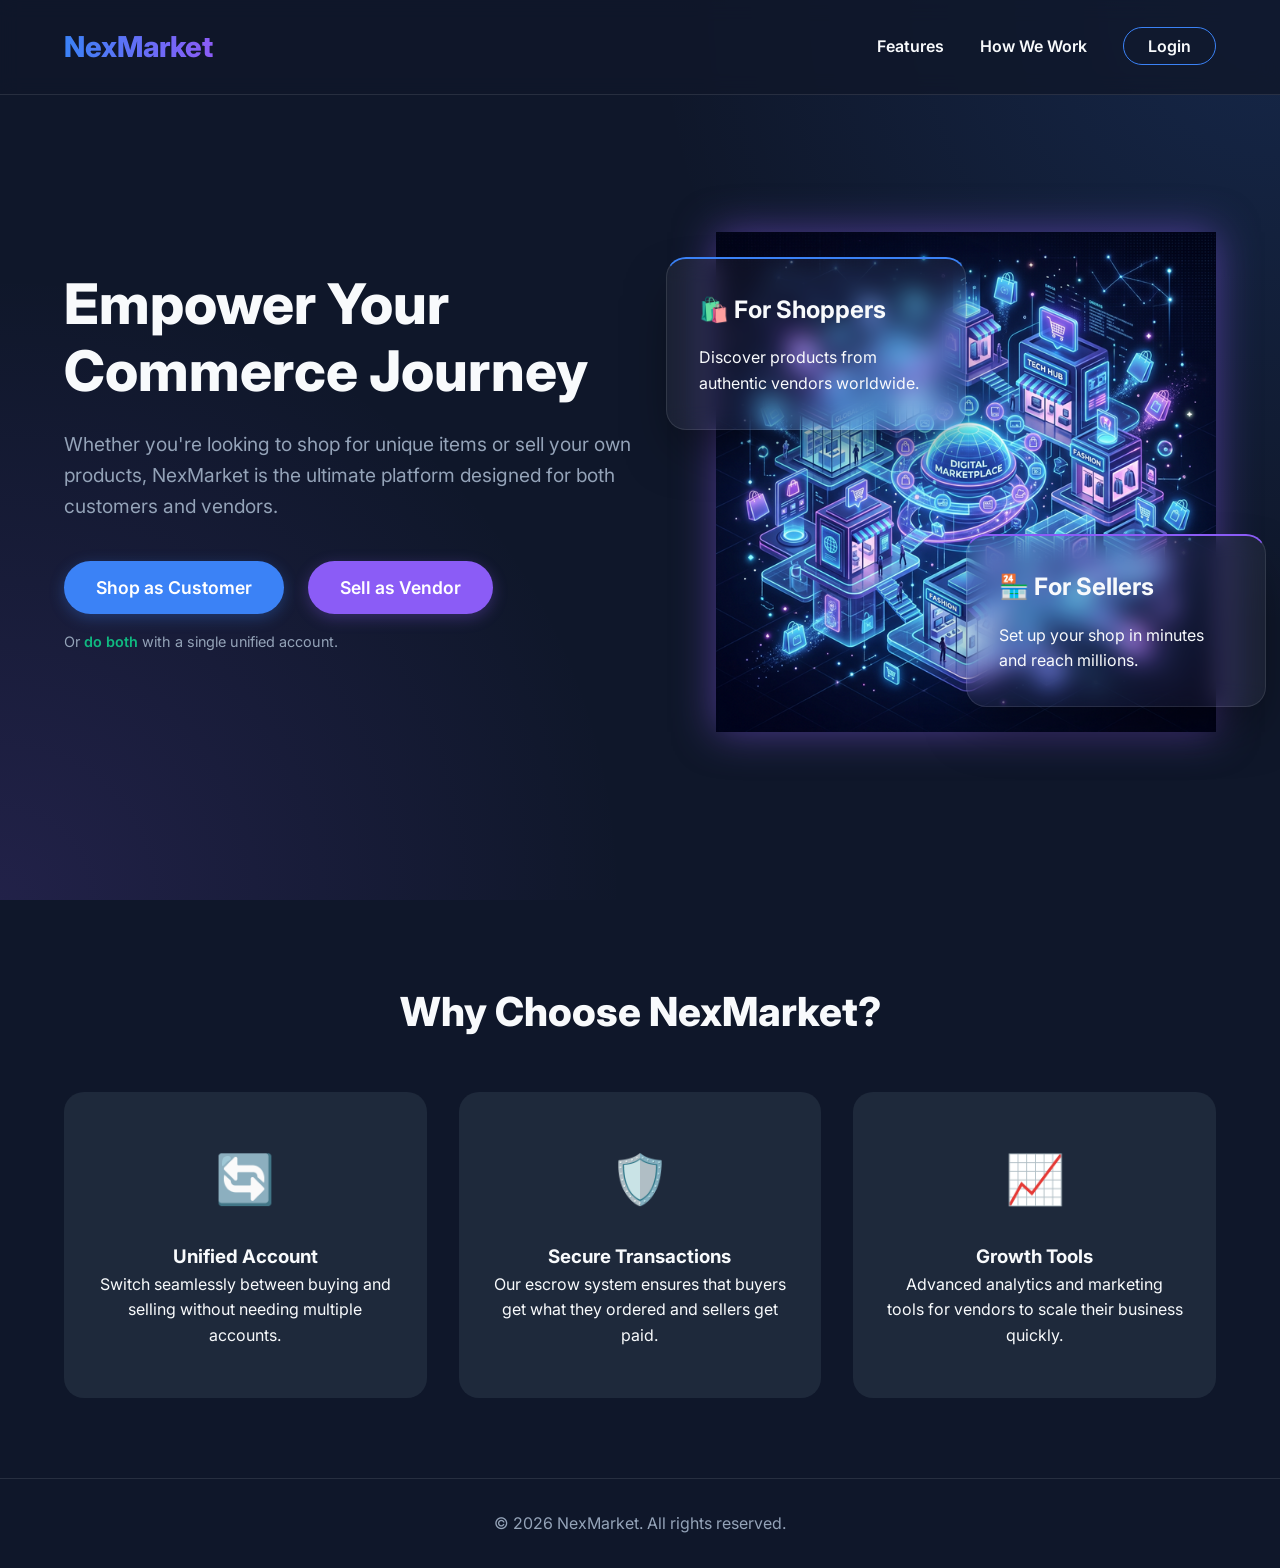
<file: index.html>
<!DOCTYPE html>
<html lang="en">

<head>
    <meta charset="UTF-8">
    <meta name="viewport" content="width=device-width, initial-scale=1.0">
    <title>NexMarket | Dual-Role Marketplace</title>
    <link rel="stylesheet" href="style.css">
    <link href="https://fonts.googleapis.com/css2?family=Inter:wght@300;400;600;800&display=swap" rel="stylesheet">
</head>

<body>
    <nav class="navbar">
        <div class="logo">NexMarket</div>
        <div class="nav-links">
            <a href="#features">Features</a>
            <a href="#how-it-works">How We Work</a>
            <a href="#" class="btn-login" id="loginBtn">Login</a>
        </div>
    </nav>

    <header class="hero">
        <div class="hero-content">
            <h1>Empower Your Commerce Journey</h1>
            <p>Whether you're looking to shop for unique items or sell your own products, NexMarket is the ultimate
                platform designed for both customers and vendors.</p>
            <div class="hero-buttons">
                <button class="btn btn-customer" id="btnCustomer">Shop as Customer</button>
                <button class="btn btn-vendor" id="btnVendor">Sell as Vendor</button>
            </div>
            <p class="sub-text">Or <a href="#" id="linkBoth">do both</a> with a single unified account.</p>
        </div>
        <div class="hero-image">
            <img src="assets/hero.png" alt="Marketplace Illustration" class="main-hero-illustration">
            <div class="glass-card left-card">
                <h3>🛍️ For Shoppers</h3>
                <p>Discover products from authentic vendors worldwide.</p>
            </div>
            <div class="glass-card right-card">
                <h3>🏪 For Sellers</h3>
                <p>Set up your shop in minutes and reach millions.</p>
            </div>
        </div>
    </header>

    <section id="features" class="features">
        <h2>Why Choose NexMarket?</h2>
        <div class="feature-grid">
            <div class="feature-card">
                <div class="icon">🔄</div>
                <h3>Unified Account</h3>
                <p>Switch seamlessly between buying and selling without needing multiple accounts.</p>
            </div>
            <div class="feature-card">
                <div class="icon">🛡️</div>
                <h3>Secure Transactions</h3>
                <p>Our escrow system ensures that buyers get what they ordered and sellers get paid.</p>
            </div>
            <div class="feature-card">
                <div class="icon">📈</div>
                <h3>Growth Tools</h3>
                <p>Advanced analytics and marketing tools for vendors to scale their business quickly.</p>
            </div>
        </div>
    </section>

    <!-- Modal for Sign up -->
    <div class="modal" id="signupModal">
        <div class="modal-content">
            <span class="close-btn" id="closeModal">&times;</span>
            <h2 id="modalTitle">Get Started</h2>
            <form id="signupForm">
                <input type="text" id="nameInput" placeholder="Full Name" required>
                <input type="text" id="contactInput" placeholder="Phone No. / Email Address" required>
                <input type="password" id="passwordInput" placeholder="Password" required>
                <div class="role-selector" id="roleSelectorGroup">
                    <label>
                        <input type="radio" name="role" value="customer" id="radioCustomer" checked>
                        <span>Customer</span>
                    </label>
                    <label>
                        <input type="radio" name="role" value="vendor" id="radioVendor">
                        <span>Vendor</span>
                    </label>
                    <label>
                        <input type="radio" name="role" value="both" id="radioBoth">
                        <span>Both</span>
                    </label>
                </div>
                <button type="submit" class="btn btn-submit" id="submitBtn">Create Account</button>
                <div id="authToggleText"
                    style="margin-top: 1rem; text-align: center; color: var(--text-secondary); font-size: 0.9rem;">
                    Already have an account? <a href="#" id="toggleAuthMode"
                        style="color: var(--accent-customer); text-decoration: none; font-weight: 600;">Log In</a>
                </div>
            </form>
        </div>
    </div>

    <footer>
        <p>&copy; 2026 NexMarket. All rights reserved.</p>
    </footer>

    <script src="script.js"></script>
</body>

</html>
</file>
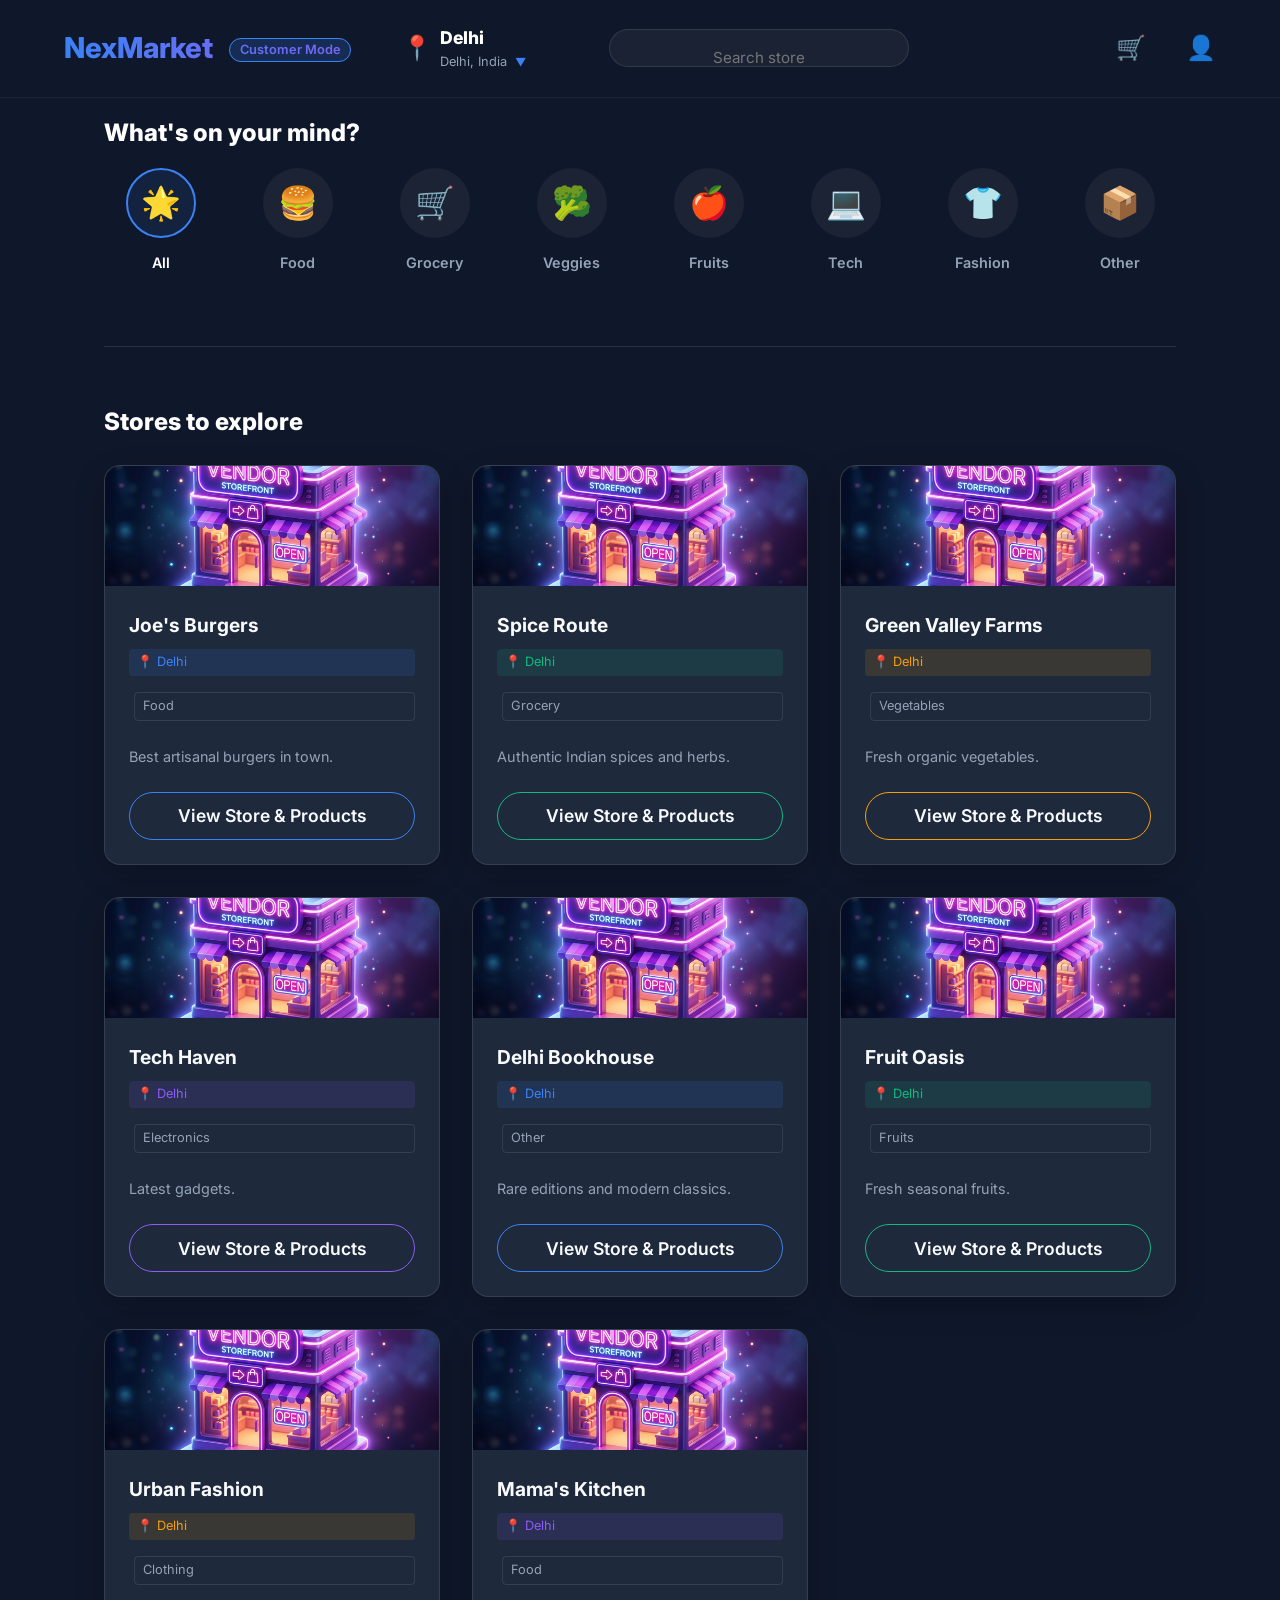
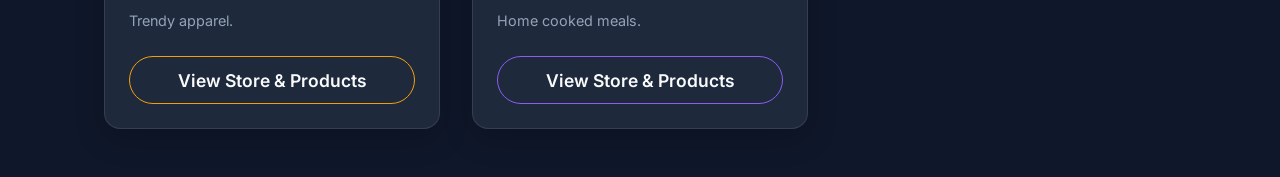
<file: customer.html>
<!DOCTYPE html>
<html lang="en">

<head>
    <meta charset="UTF-8">
    <meta name="viewport" content="width=device-width, initial-scale=1.0">
    <title>NexMarket | Customer Dashboard</title>
    <link rel="stylesheet" href="style.css">
    <link rel="stylesheet" href="dashboard.css">
    <link href="https://fonts.googleapis.com/css2?family=Inter:wght@300;400;600;800&display=swap" rel="stylesheet">
</head>

<body>
    <nav class="navbar dashboard-nav">
        <div class="logo">NexMarket <span class="badge customer-badge">Customer Mode</span></div>
        <div class="location-header">
            <div class="location-icon">📍</div>
            <div class="location-text">
                <span class="location-title">Delhi</span>
                <span class="location-desc">Delhi, India <span class="dropdown-arrow">▼</span></span>
            </div>
        </div>

        <div class="nav-search-container">
            <form id="searchForm" class="search-box nav-search nav-search-thin">
                <input type="text" id="searchCity" placeholder="Search store" required>
                <button type="submit" class="btn btn-customer" style="display: none;">Search</button>
            </form>
        </div>

        <div class="nav-links" style="display: flex; align-items: center;">
            <a href="vendor.html" id="switchToVendor" style="display: none;">Switch to Vendor</a>
            <a href="cart.html" class="nav-icon-link" id="cartBtn" title="Cart"
                style="font-size: 1.5rem; text-decoration: none; margin-left: 1.5rem;">🛒</a>

            <div class="profile-dropdown-wrapper" id="profileDropdownWrapper"
                style="position: relative; margin-left: 0.5rem;">
                <a href="#" class="nav-icon-link" id="profileBtn" title="Profile"
                    style="font-size: 1.5rem; text-decoration: none;">👤</a>
                <div class="profile-dropdown-content" id="profileDropdownContent">
                    <a href="profile.html">Profile</a>
                    <a href="wishlist.html">Wishlist</a>
                    <a href="reorders.html">Reorders</a>
                    <a href="mostly-shopped.html">Mostly Shopped</a>
                    <a href="transactions.html">Transaction</a>
                    <div style="border-top: 1px solid var(--glass-border); margin: 4px 0;"></div>
                    <a href="index.html" id="logoutBtn" style="color: #ef4444; font-weight: 600;">Logout</a>
                </div>
            </div>
        </div>
    </nav>

    <main class="dashboard-container swiggy-layout">

        <!-- Category Mind Map Grid -->
        <section class="category-grid-section">
            <h3 class="section-title">What's on your mind?</h3>
            <div class="category-circles-track" id="categoryGrid">
                <div class="category-circle active" data-category="all">
                    <div class="circle-img">🌟</div>
                    <span>All</span>
                </div>
                <div class="category-circle" data-category="food">
                    <div class="circle-img">🍔</div>
                    <span>Food</span>
                </div>
                <div class="category-circle" data-category="grocery">
                    <div class="circle-img">🛒</div>
                    <span>Grocery</span>
                </div>
                <div class="category-circle" data-category="vegetables">
                    <div class="circle-img">🥦</div>
                    <span>Veggies</span>
                </div>
                <div class="category-circle" data-category="fruits">
                    <div class="circle-img">🍎</div>
                    <span>Fruits</span>
                </div>
                <div class="category-circle" data-category="electronics">
                    <div class="circle-img">💻</div>
                    <span>Tech</span>
                </div>
                <div class="category-circle" data-category="clothing">
                    <div class="circle-img">👕</div>
                    <span>Fashion</span>
                </div>
                <div class="category-circle" data-category="other">
                    <div class="circle-img">📦</div>
                    <span>Other</span>
                </div>
            </div>
        </section>

        <hr class="section-divider">

        <!-- Main Discovery Section -->
        <section class="results-section">
            <h3 id="resultsTitle" class="section-title">Stores to explore</h3>
            <div id="vendorResults" class="vendor-grid">
                <!-- Regular Results dynamically populated -->
            </div>
        </section>

    </main>

    <!-- Modal for Viewing Store Products -->
    <div class="modal" id="storeModal">
        <div class="modal-content large-modal">
            <span class="close-btn" id="closeStoreModal">&times;</span>
            <div class="store-header" id="modalStoreHeader">
                <h2 id="modalStoreName">Store Name</h2>
                <p id="modalStoreDesc">Description</p>
            </div>
            <div class="products-grid" id="modalProductsGrid">
                <!-- Product Items -->
            </div>
        </div>
    </div>

    <!-- Modal for Location Search -->
    <div class="modal" id="locationModal">
        <div class="modal-content">
            <span class="close-btn" id="closeLocationModal">&times;</span>
            <div class="store-header" style="border-bottom: none; padding-bottom: 0;">
                <h2>Select Location</h2>
                <p>Choose a city to explore local vendors</p>
            </div>
            <form id="locationSearchForm" style="margin-top: 1rem;">
                <input type="text" id="locationInput" placeholder="Enter city name (e.g., Delhi, Mumbai)" required
                    style="width: 100%;">
                <button type="submit" class="btn btn-customer" style="width: 100%;">Set Location</button>
            </form>

            <div style="margin-top: 2rem;">
                <h4 style="margin-bottom: 1rem; color: var(--text-secondary);">Popular Cities</h4>
                <div style="display: flex; flex-wrap: wrap; gap: 0.5rem;">
                    <span class="tag"
                        style="padding: 0.5rem 1rem; background: rgba(59, 130, 246, 0.1); border-radius: 20px; color: var(--accent-customer); cursor: pointer;"
                        onclick="document.getElementById('locationInput').value='Delhi'">Delhi</span>
                    <span class="tag"
                        style="padding: 0.5rem 1rem; background: rgba(59, 130, 246, 0.1); border-radius: 20px; color: var(--accent-customer); cursor: pointer;"
                        onclick="document.getElementById('locationInput').value='Mumbai'">Mumbai</span>
                    <span class="tag"
                        style="padding: 0.5rem 1rem; background: rgba(59, 130, 246, 0.1); border-radius: 20px; color: var(--accent-customer); cursor: pointer;"
                        onclick="document.getElementById('locationInput').value='Bangalore'">Bangalore</span>
                    <span class="tag"
                        style="padding: 0.5rem 1rem; background: rgba(59, 130, 246, 0.1); border-radius: 20px; color: var(--accent-customer); cursor: pointer;"
                        onclick="document.getElementById('locationInput').value='Pune'">Pune</span>
                </div>
            </div>
        </div>
    </div>

    <script src="customer.js"></script>
</body>

</html>
</file>
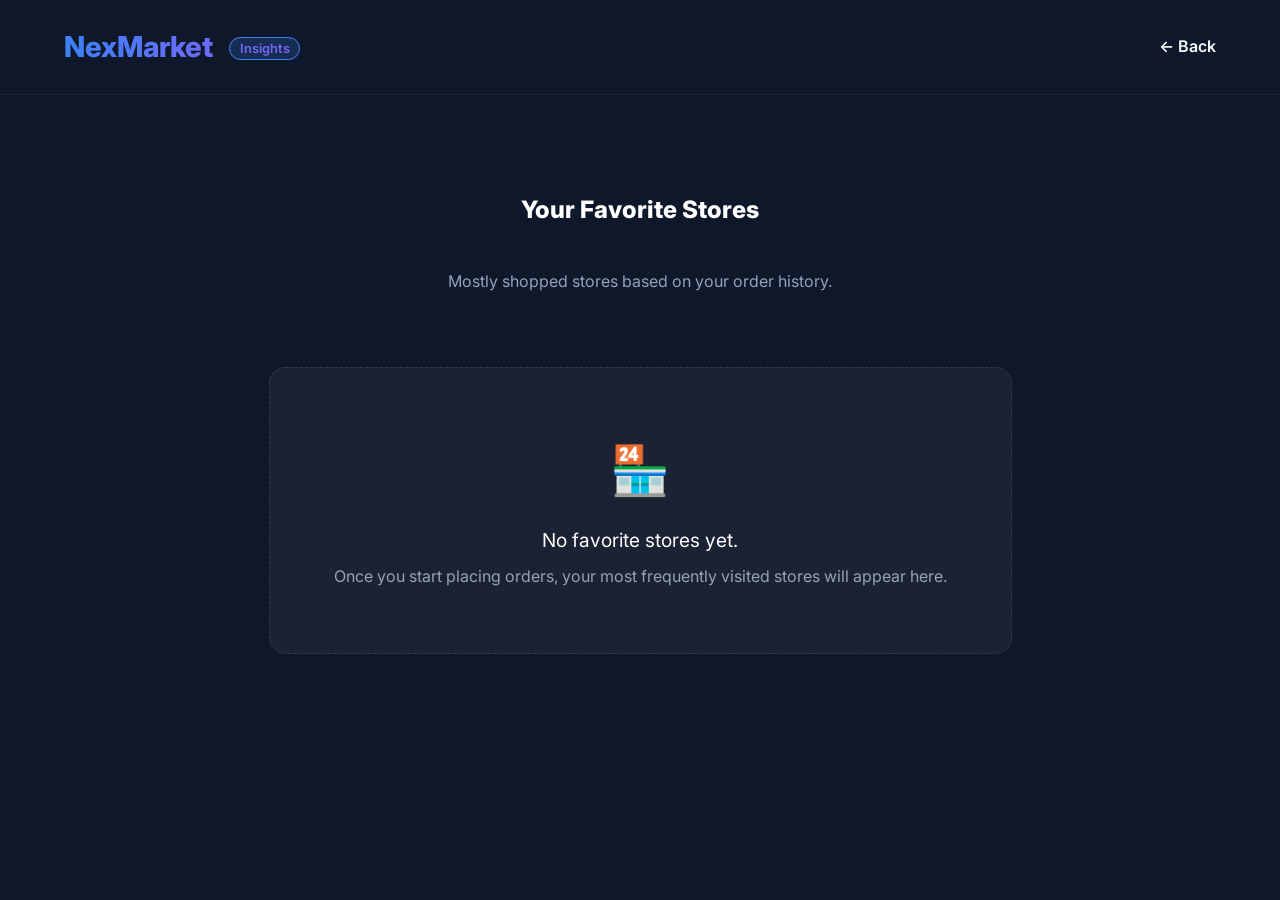
<file: mostly-shopped.html>
<!DOCTYPE html>
<html lang="en">

<head>
    <meta charset="UTF-8">
    <meta name="viewport" content="width=device-width, initial-scale=1.0">
    <title>NexMarket | Mostly Shopped</title>
    <link rel="stylesheet" href="style.css">
    <link rel="stylesheet" href="dashboard.css">
    <link href="https://fonts.googleapis.com/css2?family=Inter:wght@300;400;600;800&display=swap" rel="stylesheet">
    <style>
        .mostly-shopped-container {
            max-width: 900px;
            margin: 0 auto;
            display: grid;
            grid-template-columns: repeat(auto-fill, minmax(280px, 1fr));
            gap: 2rem;
        }

        .store-stat-card {
            background: rgba(255, 255, 255, 0.05);
            border: 1px solid var(--glass-border);
            border-radius: 16px;
            padding: 2rem;
            text-align: center;
            transition: transform 0.2s, border-color 0.2s;
        }

        .store-stat-card:hover {
            transform: translateY(-5px);
            border-color: var(--accent-customer);
        }

        .store-icon {
            font-size: 3rem;
            margin-bottom: 1rem;
        }

        .store-name {
            font-size: 1.25rem;
            font-weight: bold;
            margin-bottom: 0.5rem;
            color: white;
        }

        .store-stats {
            display: flex;
            flex-direction: column;
            gap: 0.5rem;
            color: var(--text-secondary);
            font-size: 0.9rem;
            margin-bottom: 1.5rem;
        }

        .store-stats strong {
            color: var(--accent-both);
        }

        .empty-history {
            grid-column: 1 / -1;
            text-align: center;
            padding: 4rem;
            background: rgba(255, 255, 255, 0.05);
            border: 1px dashed var(--glass-border);
            border-radius: 16px;
            color: var(--text-secondary);
        }
    </style>
</head>

<body>
    <nav class="navbar dashboard-nav">
        <div class="logo">NexMarket <span class="badge customer-badge">Insights</span></div>
        <div class="nav-links" style="display: flex; align-items: center;">
            <a href="javascript:history.back()"
                style="font-weight: 600; text-decoration: none; color: var(--text-primary);">← Back</a>
        </div>
    </nav>

    <main class="dashboard-container" style="padding-top: 6rem;">
        <h2 class="section-title" style="text-align: center; margin-bottom: 2rem;">Your Favorite Stores</h2>
        <p style="text-align: center; color: var(--text-secondary); margin-top: -1.5rem; margin-bottom: 2.5rem;">Mostly
            shopped stores based on your order history.</p>

        <div class="mostly-shopped-container" id="mostlyShoppedContainer">
            <!-- Stores populated natively -->
        </div>
    </main>

    <script src="mostly-shopped.js"></script>
</body>

</html>
</file>
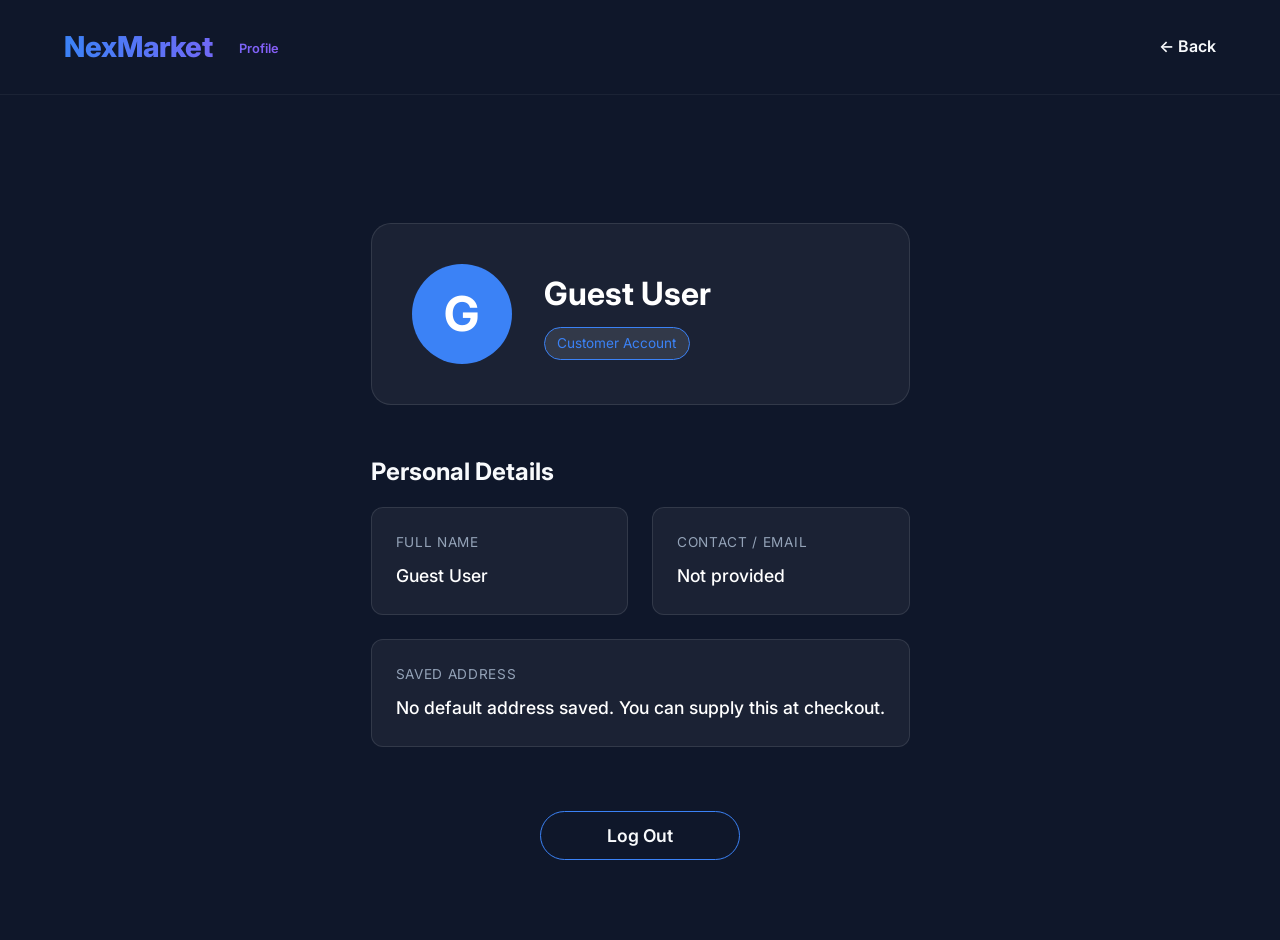
<file: profile.html>
<!DOCTYPE html>
<html lang="en">

<head>
    <meta charset="UTF-8">
    <meta name="viewport" content="width=device-width, initial-scale=1.0">
    <title>NexMarket | My Profile</title>
    <link rel="stylesheet" href="style.css">
    <link rel="stylesheet" href="dashboard.css">
    <link href="https://fonts.googleapis.com/css2?family=Inter:wght@300;400;600;800&display=swap" rel="stylesheet">
    <style>
        .profile-container {
            max-width: 800px;
            margin: 0 auto;
            padding: 2rem;
            display: flex;
            flex-direction: column;
            gap: 2rem;
        }

        .profile-header {
            display: flex;
            align-items: center;
            gap: 2rem;
            background: rgba(255, 255, 255, 0.05);
            padding: 2.5rem;
            border-radius: 20px;
            border: 1px solid var(--glass-border);
        }

        .profile-avatar {
            width: 100px;
            height: 100px;
            border-radius: 50%;
            background: var(--accent-customer);
            display: flex;
            justify-content: center;
            align-items: center;
            font-size: 3rem;
            color: white;
            font-weight: bold;
        }

        .profile-title h1 {
            margin: 0;
            font-size: 2rem;
            color: white;
        }

        .role-badge {
            display: inline-block;
            padding: 0.3rem 0.8rem;
            border-radius: 20px;
            font-size: 0.85rem;
            margin-top: 0.5rem;
            background: rgba(255, 255, 255, 0.1);
        }

        .role-customer {
            color: var(--accent-customer);
            border: 1px solid var(--accent-customer);
        }

        .role-vendor {
            color: var(--accent-vendor);
            border: 1px solid var(--accent-vendor);
        }

        .role-both {
            color: var(--accent-both);
            border: 1px solid var(--accent-both);
        }

        .details-grid {
            display: grid;
            grid-template-columns: 1fr 1fr;
            gap: 1.5rem;
        }

        @media (max-width: 600px) {
            .details-grid {
                grid-template-columns: 1fr;
            }
        }

        .detail-card {
            background: rgba(255, 255, 255, 0.05);
            padding: 1.5rem;
            border-radius: 12px;
            border: 1px solid var(--glass-border);
        }

        .detail-label {
            font-size: 0.85rem;
            color: var(--text-secondary);
            margin-bottom: 0.5rem;
            text-transform: uppercase;
            letter-spacing: 0.05em;
        }

        .detail-value {
            font-size: 1.1rem;
            color: white;
            font-weight: 500;
        }

        .vendor-stats-section {
            display: none;
            /* Hidden by default if just customer */
            background: rgba(0, 0, 0, 0.2);
            padding: 2rem;
            border-radius: 16px;
            border: 1px solid var(--accent-both);
            margin-top: 1rem;
        }

        .stats-grid {
            display: grid;
            grid-template-columns: repeat(3, 1fr);
            gap: 1.5rem;
            text-align: center;
            margin-top: 1.5rem;
        }

        .stat-box {
            background: rgba(255, 255, 255, 0.05);
            padding: 1.5rem;
            border-radius: 12px;
        }

        .stat-number {
            font-size: 2rem;
            font-weight: bold;
            color: var(--accent-both);
            margin-bottom: 0.5rem;
        }

        .action-button {
            margin-top: 2rem;
            text-align: right;
        }
    </style>
</head>

<body>
    <nav class="navbar dashboard-nav">
        <div class="logo">NexMarket <span class="badge" id="navBadge">Profile</span></div>
        <div class="nav-links" style="display: flex; align-items: center;">
            <a href="javascript:history.back()"
                style="font-weight: 600; text-decoration: none; color: var(--text-primary);">← Back</a>
        </div>
    </nav>

    <main class="dashboard-container" style="padding-top: 6rem;">
        <div class="profile-container">

            <!-- Header Section -->
            <div class="profile-header">
                <div class="profile-avatar" id="profileAvatar">U</div>
                <div class="profile-title">
                    <h1 id="profileName">User Name</h1>
                    <span class="role-badge" id="profileRoleBadge">Customer</span>
                </div>
            </div>

            <!-- Personal Details -->
            <h2 style="margin-top: 1rem; margin-bottom: -1rem;">Personal Details</h2>
            <div class="details-grid">
                <div class="detail-card">
                    <div class="detail-label">Full Name</div>
                    <div class="detail-value" id="detailName">Not provided</div>
                </div>
                <div class="detail-card">
                    <div class="detail-label">Contact / Email</div>
                    <div class="detail-value" id="detailContact">Not provided</div>
                </div>
                <div class="detail-card" style="grid-column: 1 / -1;">
                    <div class="detail-label">Saved Address</div>
                    <div class="detail-value" id="detailAddress">
                        No default address saved. You can supply this at checkout.
                    </div>
                </div>
            </div>

            <!-- Conditional Vendor Stats -->
            <div class="vendor-stats-section" id="vendorStatsSection">
                <h2>Seller Dashboard</h2>
                <p style="color: var(--text-secondary); margin-top: 0.5rem;">Overview of your connected stores and
                    products on NexMarket.</p>
                <div class="stats-grid">
                    <div class="stat-box">
                        <div class="stat-number" id="statStores">0</div>
                        <div class="detail-label">Active Stores</div>
                    </div>
                    <div class="stat-box">
                        <div class="stat-number" id="statProducts">0</div>
                        <div class="detail-label">Products Listed</div>
                    </div>
                </div>

                <h3 style="margin-top: 2rem; margin-bottom: 1rem; color: white;">Manage Stores</h3>
                <div id="manageStoresList" style="display: flex; flex-direction: column; gap: 1rem;">
                    <!-- Store Cards Injected Here -->
                </div>

                <div class="action-button" style="text-align: left; margin-top: 1rem;">
                    <button class="btn btn-vendor" onclick="createNewStoreFlow()">+ Create New Store</button>
                </div>
            </div>

            <div style="text-align: center; margin-top: 2rem;">
                <button class="btn btn-outline" style="max-width: 200px;" onclick="logout()">Log Out</button>
            </div>
        </div>
    </main>

    <script src="profile.js"></script>
</body>

</html>
</file>
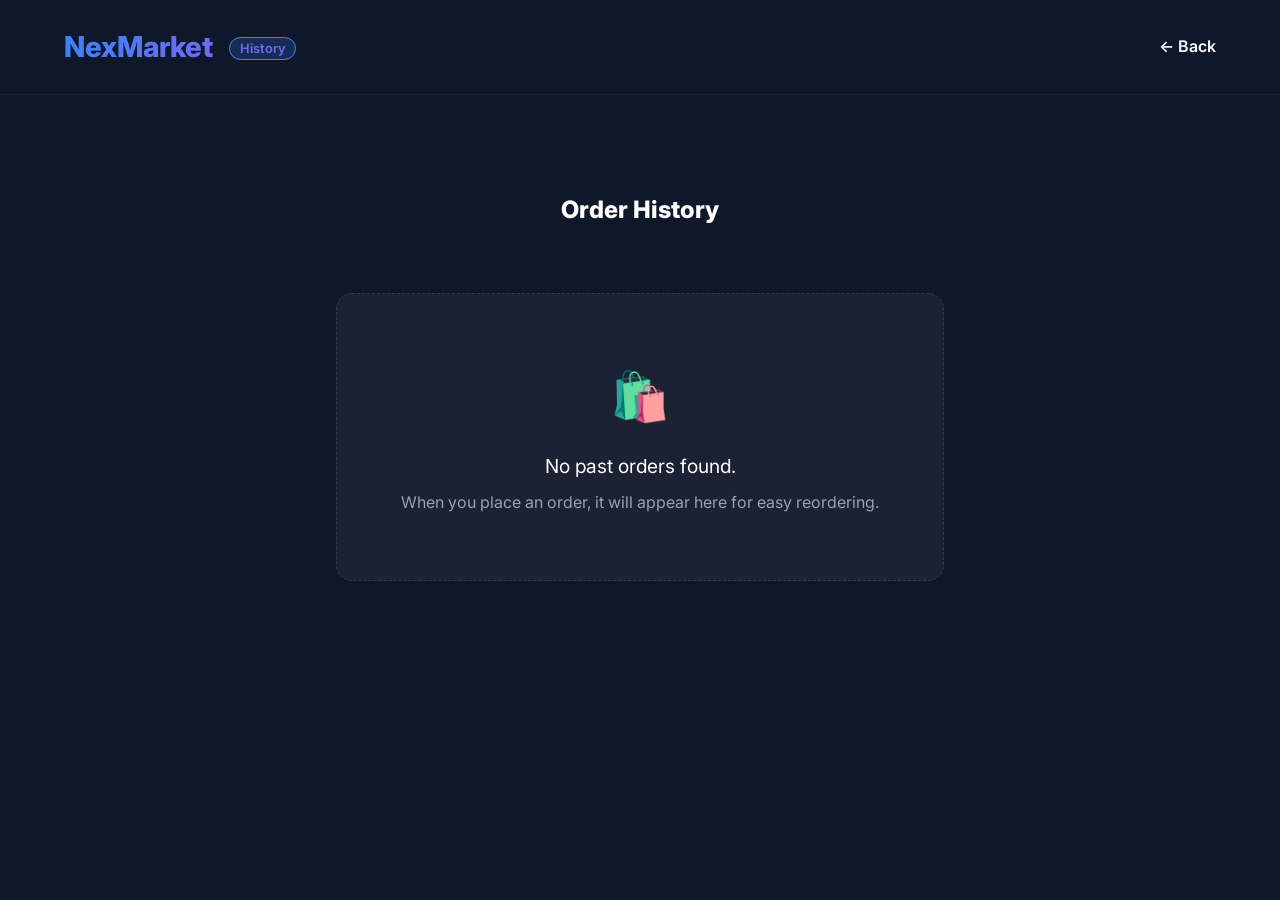
<file: reorders.html>
<!DOCTYPE html>
<html lang="en">

<head>
    <meta charset="UTF-8">
    <meta name="viewport" content="width=device-width, initial-scale=1.0">
    <title>NexMarket | Reorders</title>
    <link rel="stylesheet" href="style.css">
    <link rel="stylesheet" href="dashboard.css">
    <link href="https://fonts.googleapis.com/css2?family=Inter:wght@300;400;600;800&display=swap" rel="stylesheet">
    <style>
        .reorders-container {
            max-width: 900px;
            margin: 0 auto;
            display: flex;
            flex-direction: column;
            gap: 1.5rem;
        }

        .order-card {
            background: rgba(255, 255, 255, 0.05);
            border: 1px solid var(--glass-border);
            border-radius: 16px;
            padding: 2rem;
        }

        .order-header {
            display: flex;
            justify-content: space-between;
            align-items: flex-start;
            margin-bottom: 1.5rem;
            padding-bottom: 1.5rem;
            border-bottom: 1px dashed var(--glass-border);
        }

        .order-meta {
            color: var(--text-secondary);
            font-size: 0.9rem;
            line-height: 1.6;
        }

        .order-meta strong {
            color: white;
        }

        .order-actions {
            display: flex;
            gap: 1rem;
            align-items: center;
        }

        .order-total {
            font-size: 1.25rem;
            font-weight: bold;
            color: var(--accent-both);
        }

        .order-items {
            display: grid;
            gap: 1rem;
        }

        .order-item-row {
            display: flex;
            justify-content: space-between;
            align-items: center;
        }

        .order-item-details {
            display: flex;
            align-items: center;
            gap: 1rem;
        }

        .order-item-img {
            width: 48px;
            height: 48px;
            border-radius: 8px;
            object-fit: cover;
        }

        .order-item-name {
            font-weight: 500;
        }

        .order-item-qty {
            color: var(--text-secondary);
            font-size: 0.9rem;
        }

        .empty-history {
            text-align: center;
            padding: 4rem;
            background: rgba(255, 255, 255, 0.05);
            border: 1px dashed var(--glass-border);
            border-radius: 16px;
            color: var(--text-secondary);
        }

        @media (max-width: 600px) {
            .order-header {
                flex-direction: column;
                gap: 1rem;
            }

            .order-actions {
                width: 100%;
                justify-content: space-between;
            }
        }
    </style>
</head>

<body>
    <nav class="navbar dashboard-nav">
        <div class="logo">NexMarket <span class="badge customer-badge">History</span></div>
        <div class="nav-links" style="display: flex; align-items: center;">
            <a href="javascript:history.back()"
                style="font-weight: 600; text-decoration: none; color: var(--text-primary);">← Back</a>
        </div>
    </nav>

    <main class="dashboard-container" style="padding-top: 6rem;">
        <h2 class="section-title" style="text-align: center; margin-bottom: 2rem;">Order History</h2>

        <div class="reorders-container" id="reordersContainer">
            <!-- Order history populated natively -->
        </div>
    </main>

    <script src="reorders.js"></script>
</body>

</html>
</file>
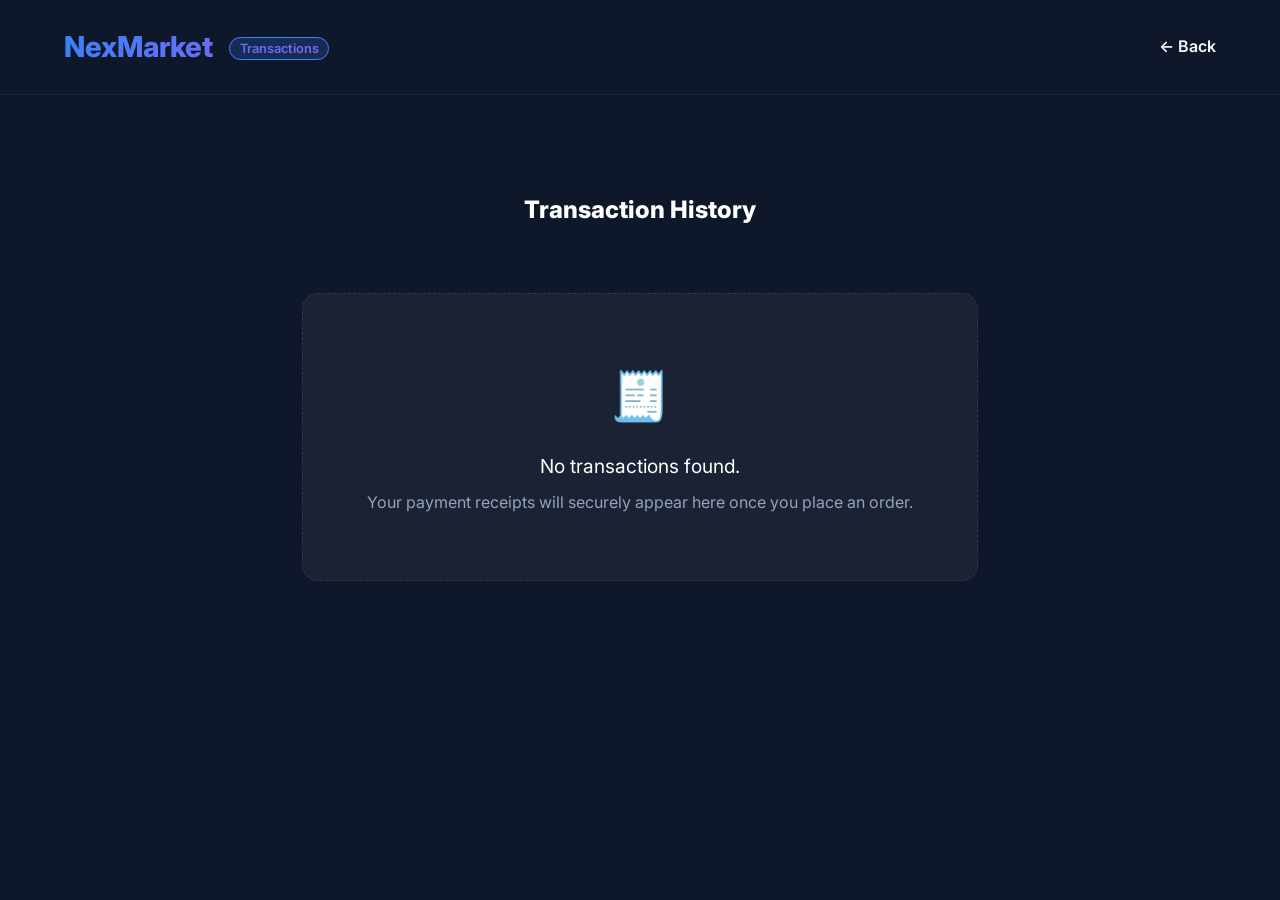
<file: transactions.html>
<!DOCTYPE html>
<html lang="en">

<head>
    <meta charset="UTF-8">
    <meta name="viewport" content="width=device-width, initial-scale=1.0">
    <title>NexMarket | Transactions</title>
    <link rel="stylesheet" href="style.css">
    <link rel="stylesheet" href="dashboard.css">
    <link href="https://fonts.googleapis.com/css2?family=Inter:wght@300;400;600;800&display=swap" rel="stylesheet">
    <style>
        .transactions-container {
            max-width: 900px;
            margin: 0 auto;
            display: flex;
            flex-direction: column;
            gap: 1.5rem;
        }

        .transaction-card {
            background: rgba(255, 255, 255, 0.05);
            border: 1px solid var(--glass-border);
            border-radius: 16px;
            padding: 2rem;
            display: flex;
            justify-content: space-between;
            align-items: center;
            transition: transform 0.2s, border-color 0.2s;
        }

        .transaction-card:hover {
            transform: translateY(-2px);
            border-color: var(--accent-both);
        }

        .transaction-details {
            display: flex;
            flex-direction: column;
            gap: 0.5rem;
        }

        .transaction-store {
            font-size: 1.25rem;
            font-weight: bold;
            color: white;
            display: flex;
            align-items: center;
            gap: 0.5rem;
        }

        .transaction-meta {
            color: var(--text-secondary);
            font-size: 0.9rem;
        }

        .transaction-meta strong {
            color: white;
            font-weight: 600;
        }

        .transaction-amount-wrap {
            text-align: right;
            display: flex;
            flex-direction: column;
            align-items: flex-end;
            gap: 0.5rem;
        }

        .transaction-amount {
            font-size: 1.5rem;
            font-weight: bold;
            color: var(--accent-customer);
        }

        .transaction-status {
            font-size: 0.8rem;
            padding: 0.3rem 0.8rem;
            border-radius: 20px;
            background: rgba(16, 185, 129, 0.1);
            color: #10b981;
            border: 1px solid #10b981;
            display: inline-block;
        }

        .empty-history {
            text-align: center;
            padding: 4rem;
            background: rgba(255, 255, 255, 0.05);
            border: 1px dashed var(--glass-border);
            border-radius: 16px;
            color: var(--text-secondary);
        }

        @media (max-width: 600px) {
            .transaction-card {
                flex-direction: column;
                align-items: flex-start;
                gap: 1.5rem;
            }

            .transaction-amount-wrap {
                align-items: flex-start;
                text-align: left;
            }
        }
    </style>
</head>

<body>
    <nav class="navbar dashboard-nav">
        <div class="logo">NexMarket <span class="badge customer-badge">Transactions</span></div>
        <div class="nav-links" style="display: flex; align-items: center;">
            <a href="javascript:history.back()"
                style="font-weight: 600; text-decoration: none; color: var(--text-primary);">← Back</a>
        </div>
    </nav>

    <main class="dashboard-container" style="padding-top: 6rem;">
        <h2 class="section-title" style="text-align: center; margin-bottom: 2rem;">Transaction History</h2>

        <div class="transactions-container" id="transactionsContainer">
            <!-- Transactions populated natively -->
        </div>
    </main>

    <script src="transactions.js"></script>
</body>

</html>
</file>
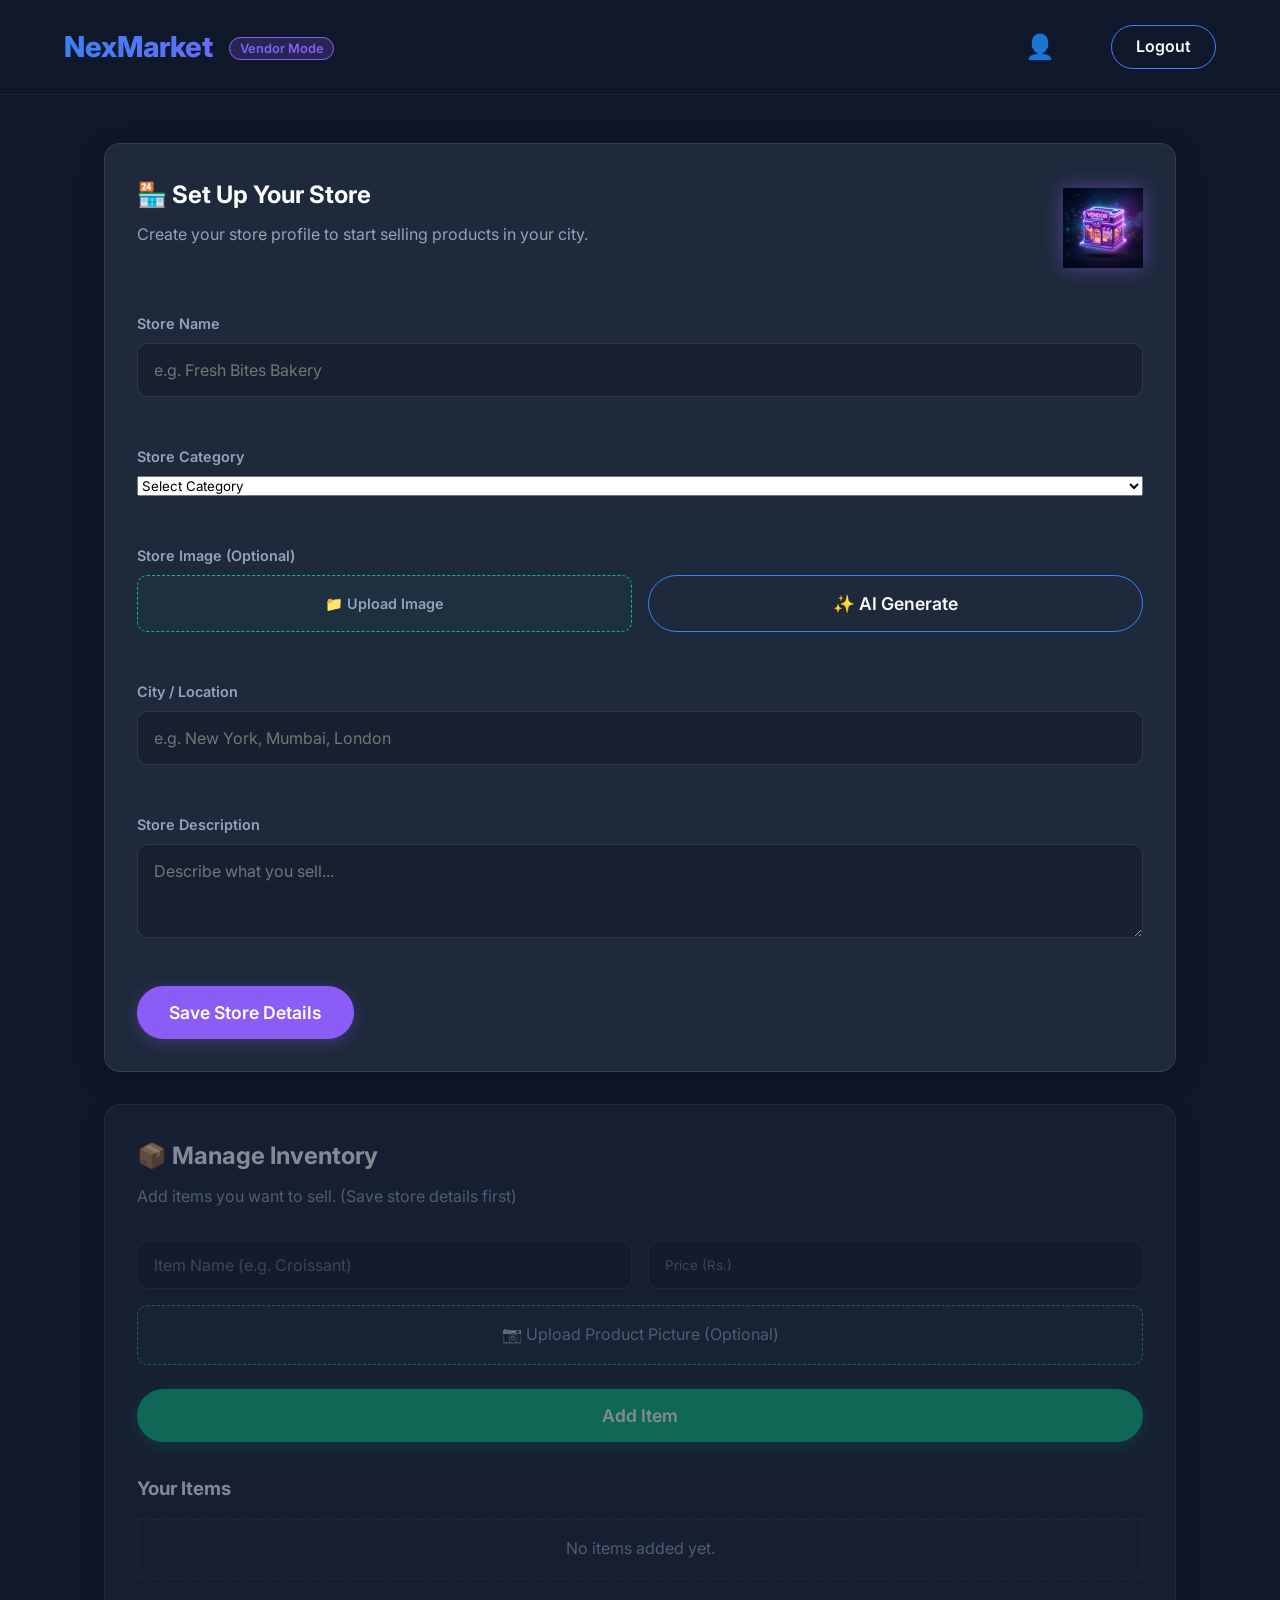
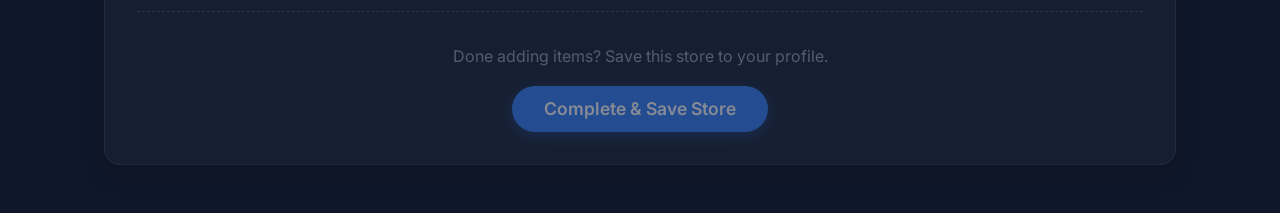
<file: vendor.html>
<!DOCTYPE html>
<html lang="en">

<head>
    <meta charset="UTF-8">
    <meta name="viewport" content="width=device-width, initial-scale=1.0">
    <title>NexMarket | Vendor Dashboard</title>
    <link rel="stylesheet" href="style.css">
    <link rel="stylesheet" href="dashboard.css">
    <link href="https://fonts.googleapis.com/css2?family=Inter:wght@300;400;600;800&display=swap" rel="stylesheet">
</head>

<body>
    <nav class="navbar dashboard-nav">
        <div class="logo">NexMarket <span class="badge vendor-badge">Vendor Mode</span></div>
        <div class="nav-links" style="display: flex; align-items: center;">
            <a href="customer.html" id="switchToCustomer" style="display: none; margin-right: 1.5rem;">Switch to
                Customer</a>
            <a href="profile.html" class="nav-icon-link" title="Profile"
                style="font-size: 1.5rem; text-decoration: none; margin-right: 1.5rem;">👤</a>
            <a href="index.html" class="btn-login" id="logoutBtn">Logout</a>
        </div>
    </nav>

    <main class="dashboard-container">
        <!-- Store Setup Section -->
        <section class="dashboard-section store-setup card-glass">
            <div class="doodle-header">
                <div>
                    <h2>🏪 Set Up Your Store</h2>
                    <p class="section-desc">Create your store profile to start selling products in your city.</p>
                </div>
                <img src="assets/vendor-doodle.png" alt="Vendor Icon" class="doodle-icon">
            </div>

            <!-- Added View Mode for Existing Stores -->
            <div id="storeViewContainer"
                style="display: none; background: rgba(255, 255, 255, 0.05); border: 1px solid var(--glass-border); border-radius: 12px; padding: 1.5rem; margin-bottom: 2rem;">
                <div style="display: flex; gap: 1.5rem; align-items: flex-start;">
                    <img id="viewStoreImage" src="assets/default-product.png" alt="Store Image"
                        style="width: 80px; height: 80px; border-radius: 50%; object-fit: cover; border: 2px solid var(--glass-border);">
                    <div style="flex: 1;">
                        <h3 id="viewStoreName" style="margin: 0 0 0.5rem 0; font-size: 1.5rem; color: white;">Store Name
                        </h3>
                        <p id="viewStoreDetails"
                            style="margin: 0 0 1rem 0; color: var(--text-secondary); font-size: 0.9rem;">Category • City
                        </p>
                        <p id="viewStoreDesc" style="margin: 0; line-height: 1.5; color: var(--text-primary);">
                            Description goes here.</p>
                    </div>
                </div>
                <div
                    style="margin-top: 1.5rem; text-align: right; border-top: 1px dashed var(--glass-border); padding-top: 1rem;">
                    <button class="btn btn-outline" id="btnEditStore">Edit Details</button>
                </div>
            </div>

            <div id="storeEditContainer">
                <form id="storeForm" class="dashboard-form">
                    <div class="form-group">
                        <label>Store Name</label>
                        <input type="text" id="storeName" placeholder="e.g. Fresh Bites Bakery" required>
                    </div>
                    <div class="form-group">
                        <label>Store Category</label>
                        <select id="storeCategory" class="form-select" required>
                            <option value="" disabled selected>Select Category</option>
                            <option value="Food">Food</option>
                            <option value="Grocery">Grocery</option>
                            <option value="Vegetables">Vegetables</option>
                            <option value="Fruits">Fruits</option>
                            <option value="Electronics">Electronics</option>
                            <option value="Clothing">Clothing</option>
                            <option value="Other">Other</option>
                        </select>
                    </div>
                    <div class="form-group">
                        <label>Store Image (Optional)</label>
                        <div class="store-image-options">
                            <label class="file-upload-label">
                                <span id="storeUploadText">📁 Upload Image</span>
                                <input type="file" id="storeImageInput" accept="image/*" class="file-input">
                            </label>
                            <button type="button" class="btn btn-outline ai-btn" id="btnGenAIStore">✨ AI
                                Generate</button>
                        </div>
                    </div>
                    <div class="form-group">
                        <label>City / Location</label>
                        <input type="text" id="storeCity" placeholder="e.g. New York, Mumbai, London" required>
                    </div>
                    <div class="form-group">
                        <label>Store Description</label>
                        <textarea id="storeDesc" placeholder="Describe what you sell..." rows="3" required></textarea>
                    </div>
                    <!-- Moved form buttons into a flex row to support a cancel option during edit -->
                    <div style="display: flex; gap: 1rem;">
                        <button type="submit" id="submitStoreBtn" class="btn btn-vendor">Save Store Details</button>
                        <button type="button" id="btnCancelEdit" class="btn btn-outline"
                            style="display: none;">Cancel</button>
                    </div>
                </form>
            </div>
            <div id="storeStatus" class="success-message" style="display: none; margin-top: 1rem;">Store details saved
                successfully!</div>
        </section>

        <!-- Manage Items Section -->
        <section class="dashboard-section manage-items card-glass" id="itemsSection"
            style="opacity: 0.5; pointer-events: none;">
            <h2>📦 Manage Inventory</h2>
            <p class="section-desc">Add items you want to sell. (Save store details first)</p>

            <form id="itemForm" class="dashboard-form item-upload-form">
                <div class="form-row">
                    <input type="text" id="itemName" placeholder="Item Name (e.g. Croissant)" required>
                    <input type="number" id="itemPrice" placeholder="Price (Rs.)" step="0.01" required>
                </div>
                <div class="file-upload-wrapper">
                    <label for="itemImage" class="file-upload-label">
                        <span id="uploadText">📷 Upload Product Picture (Optional)</span>
                        <input type="file" id="itemImage" accept="image/*" class="file-input">
                    </label>
                </div>
                <button type="submit" class="btn btn-both">Add Item</button>
            </form>

            <div id="itemSuggestions" style="margin-top: 1rem; display: flex; flex-wrap: wrap; gap: 0.5rem;">
                <!-- Suggestions will be injected here -->
            </div>

            <div class="items-list">
                <h3>Your Items</h3>
                <ul id="itemList" class="inventory-list">
                    <li class="empty-state">No items added yet.</li>
                </ul>
            </div>

            <!-- Complete and Publish Section -->
            <div
                style="margin-top: 2rem; padding-top: 2rem; border-top: 1px dashed rgba(255,255,255,0.2); text-align: center;">
                <p style="color: var(--text-secondary); margin-bottom: 1rem;">Done adding items? Save this store to your
                    profile.</p>
                <button type="button" class="btn btn-customer" id="btnPublishStore"
                    style="padding: 0.8rem 2rem; font-size: 1.1rem; border-radius: 30px;">Complete & Save Store</button>
                <div id="publishStatus" class="success-message" style="display: none; margin-top: 1rem;">Store
                    successfully published to your profile!</div>
            </div>
        </section>

        <!-- Create Another Store Promotional Banner -->
        <section id="createAnotherStoreBanner"
            style="display: none; margin-top: 4rem; margin-bottom: 2rem; padding: 3rem 2rem; background: linear-gradient(135deg, rgba(245, 158, 11, 0.1), rgba(16, 185, 129, 0.1)); border-radius: 20px; border: 1px dashed rgba(255,255,255,0.2); text-align: center;">
            <div style="font-size: 3rem; margin-bottom: 1rem;">🏬</div>
            <h2 style="font-size: 2rem; margin-bottom: 0.5rem; color: white;">Expand your business</h2>
            <p style="color: var(--text-secondary); margin-bottom: 2rem; font-size: 1.1rem;">Ready to open another store
                location or sell under a different category?</p>
            <button class="btn btn-vendor" style="font-size: 1.1rem; padding: 0.8rem 2.5rem; border-radius: 30px;"
                onclick="createNewStore()">Create Another Store</button>
        </section>

    </main>

    <script src="vendor.js"></script>
</body>

</html>
</file>
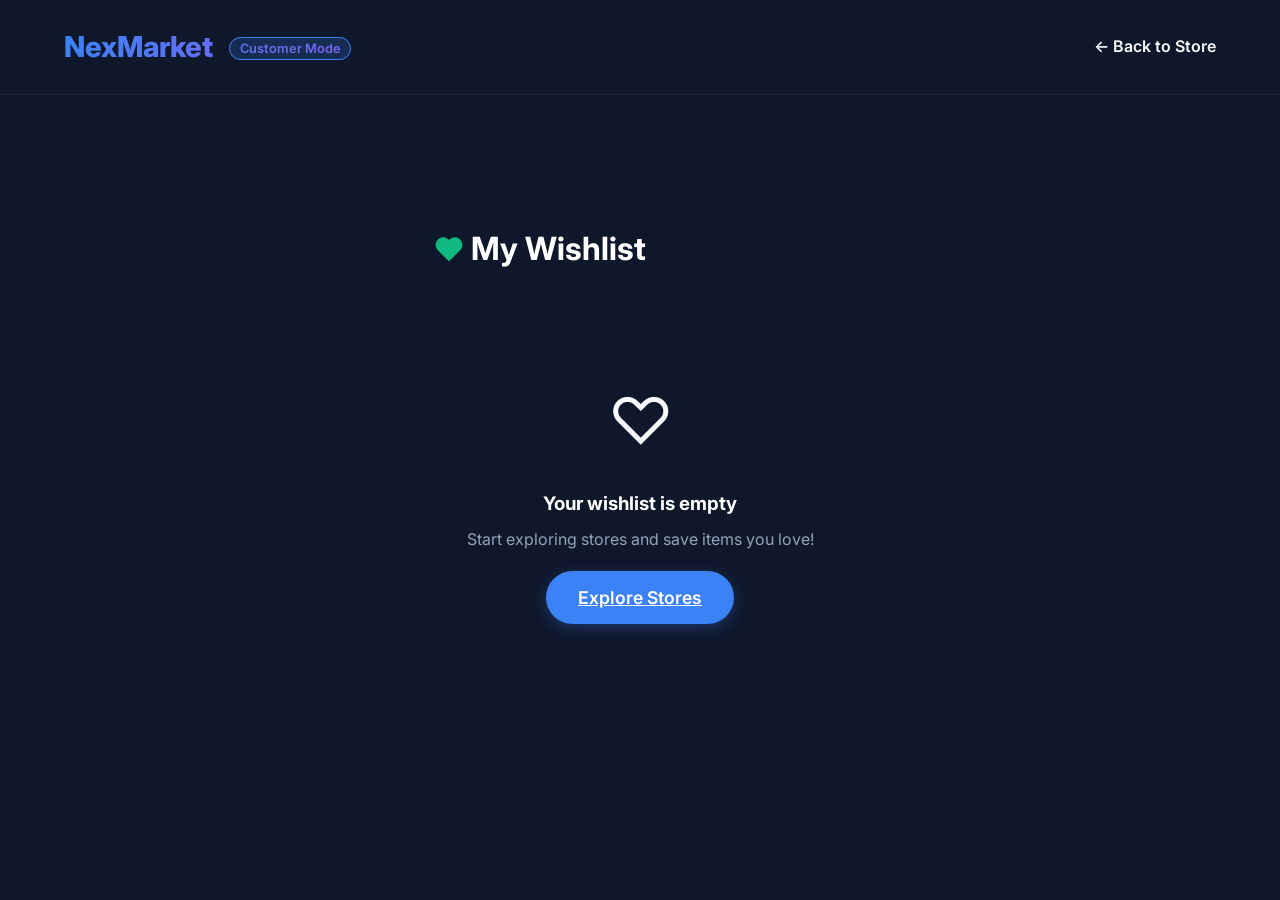
<file: wishlist.html>
<!DOCTYPE html>
<html lang="en">

<head>
    <meta charset="UTF-8">
    <meta name="viewport" content="width=device-width, initial-scale=1.0">
    <title>NexMarket | My Wishlist</title>
    <link rel="stylesheet" href="style.css">
    <link rel="stylesheet" href="dashboard.css">
    <link href="https://fonts.googleapis.com/css2?family=Inter:wght@300;400;600;800&display=swap" rel="stylesheet">
    <style>
        .wishlist-container {
            max-width: 900px;
            margin: 0 auto;
            padding: 2rem;
        }

        .wishlist-header {
            margin-bottom: 2rem;
            display: flex;
            justify-content: space-between;
            align-items: center;
        }

        .wishlist-title {
            font-size: 2rem;
            margin: 0;
            color: white;
            display: flex;
            align-items: center;
            gap: 0.5rem;
        }

        .wishlist-grid {
            display: grid;
            grid-template-columns: repeat(auto-fill, minmax(250px, 1fr));
            gap: 1.5rem;
        }

        .wishlist-item-card {
            background: rgba(255, 255, 255, 0.05);
            border: 1px solid var(--glass-border);
            border-radius: 12px;
            overflow: hidden;
            display: flex;
            flex-direction: column;
            position: relative;
        }

        .wishlist-item-img {
            width: 100%;
            height: 150px;
            object-fit: cover;
            border-bottom: 1px solid var(--glass-border);
        }

        .wishlist-item-info {
            padding: 1rem;
            flex: 1;
            display: flex;
            flex-direction: column;
        }

        .wishlist-item-name {
            font-size: 1.1rem;
            color: white;
            margin: 0 0 0.5rem 0;
            font-weight: 600;
        }

        .wishlist-store-name {
            font-size: 0.85rem;
            color: var(--text-secondary);
            margin-bottom: 0.5rem;
        }

        .wishlist-item-price {
            font-size: 1.2rem;
            color: var(--accent-customer);
            font-weight: bold;
            margin-bottom: 1rem;
        }

        .remove-wishlist-btn {
            position: absolute;
            top: 10px;
            right: 10px;
            background: rgba(255, 255, 255, 0.9);
            border-radius: 50%;
            width: 32px;
            height: 32px;
            display: flex;
            align-items: center;
            justify-content: center;
            cursor: pointer;
            border: none;
            box-shadow: 0 2px 5px rgba(0, 0, 0, 0.2);
            z-index: 10;
        }
    </style>
</head>

<body>
    <nav class="navbar dashboard-nav">
        <div class="logo">NexMarket <span class="badge customer-badge">Customer Mode</span></div>
        <div class="nav-links" style="display: flex; align-items: center;">
            <a href="customer.html" style="font-weight: 600; text-decoration: none; color: var(--text-primary);">← Back
                to Store</a>
        </div>
    </nav>

    <main class="dashboard-container" style="padding-top: 6rem;">
        <div class="wishlist-container">
            <div class="wishlist-header">
                <h1 class="wishlist-title">
                    <svg width="28" height="28" viewBox="0 0 24 24" fill="#10b981" stroke="#10b981" stroke-width="2"
                        stroke-linecap="round" stroke-linejoin="round">
                        <path
                            d="M20.84 4.61a5.5 5.5 0 0 0-7.78 0L12 5.67l-1.06-1.06a5.5 5.5 0 0 0-7.78 7.78l1.06 1.06L12 21.23l7.78-7.78 1.06-1.06a5.5 5.5 0 0 0 0-7.78z">
                        </path>
                    </svg>
                    My Wishlist
                </h1>
            </div>

            <div class="wishlist-grid" id="wishlistGrid">
                <!-- Items populated here via JS -->
            </div>

            <div id="emptyWishlistState" style="display: none; text-align: center; padding: 4rem 2rem;">
                <div style="font-size: 4rem; margin-bottom: 1rem;">♡</div>
                <h3 style="color: white; margin-bottom: 0.5rem;">Your wishlist is empty</h3>
                <p style="color: var(--text-secondary); margin-bottom: 2rem;">Start exploring stores and save items you
                    love!</p>
                <a href="customer.html" class="btn btn-customer">Explore Stores</a>
            </div>
        </div>
    </main>

    <script src="wishlist.js"></script>
</body>

</html>
</file>
<file: style.css>
:root {
    --primary-bg: #0f172a;
    --secondary-bg: #1e293b;
    --text-primary: #f8fafc;
    --text-secondary: #94a3b8;
    --accent-customer: #3b82f6;
    --accent-vendor: #8b5cf6;
    --accent-both: #10b981;
    --glass-bg: rgba(255, 255, 255, 0.05);
    --glass-border: rgba(255, 255, 255, 0.1);
}

* {
    margin: 0;
    padding: 0;
    box-sizing: border-box;
    font-family: 'Inter', sans-serif;
}

body {
    background-color: var(--primary-bg);
    color: var(--text-primary);
    line-height: 1.6;
    overflow-x: hidden;
}

/* Navbar */
.navbar {
    display: flex;
    justify-content: space-between;
    align-items: center;
    padding: 1.5rem 5%;
    background: rgba(15, 23, 42, 0.8);
    backdrop-filter: blur(10px);
    position: fixed;
    width: 100%;
    top: 0;
    z-index: 1000;
    border-bottom: 1px solid var(--glass-border);
}

.logo {
    font-size: 1.8rem;
    font-weight: 800;
    background: linear-gradient(to right, var(--accent-customer), var(--accent-vendor));
    -webkit-background-clip: text;
    -webkit-text-fill-color: transparent;
}

.nav-links a {
    color: var(--text-primary);
    text-decoration: none;
    margin-left: 2rem;
    font-weight: 600;
    transition: color 0.3s;
}

.nav-links a:hover {
    color: var(--accent-customer);
}

.btn-login {
    padding: 0.5rem 1.5rem;
    border: 1px solid var(--accent-customer);
    border-radius: 50px;
}

.btn-login:hover {
    background: var(--accent-customer);
    color: white;
}

/* Hero */
.hero {
    display: flex;
    align-items: center;
    justify-content: space-between;
    padding: 8rem 5% 4rem;
    min-height: 100vh;
    background: radial-gradient(circle at top right, rgba(59, 130, 246, 0.15), transparent 40%),
        radial-gradient(circle at bottom left, rgba(139, 92, 246, 0.15), transparent 40%);
}

.hero-content {
    max-width: 600px;
    z-index: 1;
}

.hero-content h1 {
    font-size: 3.5rem;
    line-height: 1.2;
    margin-bottom: 1.5rem;
    font-weight: 800;
}

.hero-content p {
    font-size: 1.2rem;
    color: var(--text-secondary);
    margin-bottom: 2.5rem;
}

.hero-buttons {
    display: flex;
    gap: 1.5rem;
    margin-bottom: 1rem;
}

.btn {
    padding: 1rem 2rem;
    border-radius: 50px;
    font-size: 1.1rem;
    font-weight: 600;
    border: none;
    cursor: pointer;
    transition: transform 0.3s, box-shadow 0.3s;
}

.btn-customer {
    background: var(--accent-customer);
    color: white;
    box-shadow: 0 4px 15px rgba(59, 130, 246, 0.3);
}

.btn-customer:hover {
    transform: translateY(-3px);
    box-shadow: 0 8px 25px rgba(59, 130, 246, 0.5);
}

.btn-vendor {
    background: var(--accent-vendor);
    color: white;
    box-shadow: 0 4px 15px rgba(139, 92, 246, 0.3);
}

.btn-vendor:hover {
    transform: translateY(-3px);
    box-shadow: 0 8px 25px rgba(139, 92, 246, 0.5);
}

.sub-text {
    font-size: 0.9rem !important;
}

.sub-text a {
    color: var(--accent-both);
    text-decoration: none;
    font-weight: 600;
}

.hero-image {
    position: relative;
    width: 500px;
    height: 500px;
    display: flex;
    justify-content: center;
    align-items: center;
}

.main-hero-illustration {
    width: 100%;
    height: 100%;
    object-fit: contain;
    animation: float1 8s ease-in-out infinite alternate;
    z-index: 0;
    filter: drop-shadow(0 0 20px rgba(139, 92, 246, 0.5));
}

.glass-card {
    background: var(--glass-bg);
    border: 1px solid var(--glass-border);
    backdrop-filter: blur(12px);
    padding: 2rem;
    border-radius: 20px;
    position: absolute;
    width: 300px;
    box-shadow: 0 25px 50px -12px rgba(0, 0, 0, 0.5);
    transition: transform 0.5s;
}

.glass-card h3 {
    margin-bottom: 1rem;
    font-size: 1.5rem;
}

.left-card {
    top: 5%;
    left: -10%;
    border-top: 2px solid var(--accent-customer);
    animation: float1 6s ease-in-out infinite;
}

.right-card {
    bottom: 5%;
    right: -10%;
    border-top: 2px solid var(--accent-vendor);
    animation: float2 7s ease-in-out infinite reverse;
}

@keyframes float1 {

    0%,
    100% {
        transform: translateY(0);
    }

    50% {
        transform: translateY(-20px);
    }
}

@keyframes float2 {

    0%,
    100% {
        transform: translateY(0);
    }

    50% {
        transform: translateY(-15px);
    }
}

/* Features */
.features {
    padding: 5rem 5%;
    text-align: center;
}

.features h2 {
    font-size: 2.5rem;
    margin-bottom: 3rem;
    font-weight: 800;
}

.feature-grid {
    display: grid;
    grid-template-columns: repeat(auto-fit, minmax(300px, 1fr));
    gap: 2rem;
}

.feature-card {
    background: var(--secondary-bg);
    padding: 3rem 2rem;
    border-radius: 20px;
    transition: transform 0.3s, border-color 0.3s;
    border: 1px solid transparent;
}

.feature-card:hover {
    transform: translateY(-10px);
    border-color: var(--glass-border);
    background: var(--glass-bg);
}

.feature-card .icon {
    font-size: 3rem;
    margin-bottom: 1.5rem;
}

/* Modal */
.modal {
    display: none;
    position: fixed;
    top: 0;
    left: 0;
    width: 100%;
    height: 100%;
    background: rgba(0, 0, 0, 0.7);
    backdrop-filter: blur(5px);
    z-index: 2000;
    justify-content: center;
    align-items: center;
    opacity: 0;
    transition: opacity 0.3s;
}

.modal.show {
    opacity: 1;
}

.modal-content {
    background: var(--secondary-bg);
    padding: 3rem;
    border-radius: 20px;
    width: 90%;
    max-width: 450px;
    position: relative;
    transform: scale(0.8);
    transition: transform 0.3s cubic-bezier(0.175, 0.885, 0.32, 1.275);
    border: 1px solid var(--glass-border);
    box-shadow: 0 25px 50px -12px rgba(0, 0, 0, 0.5);
}

.modal.show .modal-content {
    transform: scale(1);
}

.close-btn {
    position: absolute;
    top: 1rem;
    right: 1.5rem;
    font-size: 1.5rem;
    cursor: pointer;
    color: var(--text-secondary);
}

.close-btn:hover {
    color: var(--text-primary);
}

.modal-content h2 {
    margin-bottom: 2rem;
    text-align: center;
}

form {
    display: flex;
    flex-direction: column;
    gap: 1.5rem;
}

input[type="text"],
input[type="email"],
input[type="password"] {
    padding: 1rem;
    border-radius: 10px;
    border: 1px solid var(--glass-border);
    background: rgba(0, 0, 0, 0.2);
    color: white;
    font-size: 1rem;
}

input:focus {
    outline: none;
    border-color: var(--accent-customer);
}

.role-selector {
    display: flex;
    gap: 1rem;
    justify-content: space-between;
}

.role-selector label {
    flex: 1;
    text-align: center;
    cursor: pointer;
}

.role-selector input {
    display: none;
}

.role-selector span {
    display: block;
    padding: 0.8rem;
    border: 1px solid var(--glass-border);
    border-radius: 10px;
    transition: all 0.3s;
}

.role-selector input:checked+span {
    background: rgba(255, 255, 255, 0.05);
}

#radioCustomer:checked+span {
    border-color: var(--accent-customer);
    color: var(--accent-customer);
}

#radioVendor:checked+span {
    border-color: var(--accent-vendor);
    color: var(--accent-vendor);
}

#radioBoth:checked+span {
    border-color: var(--accent-both);
    color: var(--accent-both);
}

.btn-submit {
    background: linear-gradient(to right, var(--accent-customer), var(--accent-vendor));
    color: white;
    margin-top: 1rem;
}

footer {
    text-align: center;
    padding: 2rem;
    border-top: 1px solid var(--glass-border);
    color: var(--text-secondary);
}

/* Responsiveness */
@media (max-width: 900px) {
    .hero {
        flex-direction: column;
        text-align: center;
        padding-top: 10rem;
    }

    .hero-content {
        margin-bottom: 4rem;
    }

    .hero-buttons {
        justify-content: center;
    }

    .hero-image {
        width: 100%;
        max-width: 400px;
        height: 400px;
    }

    .left-card {
        top: 0;
        left: 5%;
    }

    .right-card {
        bottom: 0;
        right: 5%;
    }
}

@media (max-width: 600px) {
    .nav-links {
        display: none;
    }

    .hero-buttons {
        flex-direction: column;
    }

    .hero-content h1 {
        font-size: 2.5rem;
    }
}
</file>
<file: dashboard.css>
/* Additional styles for the dashboards */

.dashboard-nav {
    position: relative;
    border-bottom: 1px solid rgba(255, 255, 255, 0.05);
    background: var(--primary-bg);
}

/* Navbar Search Container */
.nav-search-container {
    flex: 1;
    max-width: 400px;
    margin: 0 2rem;
}

.nav-search {
    display: flex;
    align-items: center;
    justify-content: space-between;
    background: rgba(255, 255, 255, 0.05);
    border: 1px solid var(--glass-border);
    border-radius: 12px;
    padding: 0.2rem 0.8rem;
    gap: 0.5rem;
    width: 100%;
    min-height: 38px;
}

.nav-search.nav-search-thin {
    padding: 0.1rem 0.6rem;
    border-radius: 30px;
    max-width: 300px;
    height: 36px;
}

.search-icon-right {
    color: var(--text-secondary);
    font-size: 1rem;
    cursor: pointer;
}

.nav-search input {
    background: transparent;
    border: none;
    color: white;
    width: 100%;
    outline: none;
    font-size: 0.95rem;
    text-align: center;
}

/* Profile Dropdown Menu */
.profile-dropdown-content {
    display: none;
    position: absolute;
    right: 0;
    top: 120%;
    background-color: var(--secondary-bg);
    min-width: 160px;
    border: 1px solid var(--glass-border);
    border-radius: 8px;
    box-shadow: 0px 8px 16px 0px rgba(0, 0, 0, 0.5);
    z-index: 1000;
    overflow: hidden;
}

.profile-dropdown-content a {
    color: var(--text-primary);
    padding: 12px 16px;
    text-decoration: none;
    display: block;
    margin-left: 0;
    font-weight: 500;
    font-size: 0.9rem;
    border-bottom: 1px solid var(--glass-border);
    transition: background-color 0.2s, color 0.2s;
}

.profile-dropdown-content a:last-child {
    border-bottom: none;
}

.profile-dropdown-content a:hover {
    background-color: rgba(255, 255, 255, 0.1);
    color: var(--accent-customer);
}

.profile-dropdown-wrapper.show .profile-dropdown-content {
    display: block;
}

.badge {
    font-size: 0.8rem;
    padding: 0.2rem 0.6rem;
    border-radius: 12px;
    margin-left: 10px;
    vertical-align: middle;
    font-weight: 600;
}

.vendor-badge {
    background: rgba(139, 92, 246, 0.2);
    color: var(--accent-vendor);
    border: 1px solid var(--accent-vendor);
}

.customer-badge {
    background: rgba(59, 130, 246, 0.2);
    color: var(--accent-customer);
    border: 1px solid var(--accent-customer);
}

.dashboard-container {
    padding: 3rem 5%;
    max-width: 1200px;
    margin: 0 auto;
    display: flex;
    flex-direction: column;
    gap: 2rem;
}

.card-glass {
    background: var(--secondary-bg);
    border: 1px solid var(--glass-border);
    border-radius: 16px;
    padding: 2rem;
    box-shadow: 0 10px 30px rgba(0, 0, 0, 0.2);
}

/* Doodle Adjustments */
.doodle-header {
    display: flex;
    justify-content: space-between;
    align-items: center;
    margin-bottom: 2rem;
}

.doodle-icon {
    width: 80px;
    height: 80px;
    object-fit: contain;
    animation: bounce 6s ease-in-out infinite;
    filter: drop-shadow(0 0 10px rgba(139, 92, 246, 0.5));
}

.center-doodle {
    width: 120px;
    height: 120px;
    margin: 0 auto 1rem;
    display: block;
    filter: drop-shadow(0 0 15px rgba(59, 130, 246, 0.5));
}

@keyframes bounce {

    0%,
    100% {
        transform: translateY(0);
    }

    50% {
        transform: translateY(-10px);
    }
}

/* Vendor Form Styles */
.dashboard-section h2 {
    margin-bottom: 0.5rem;
    color: white;
}

.section-desc {
    color: var(--text-secondary);
    margin-bottom: 2rem;
}

.form-group {
    margin-bottom: 1.5rem;
    display: flex;
    flex-direction: column;
    gap: 0.5rem;
}

.form-group label {
    font-weight: 600;
    color: var(--text-secondary);
    font-size: 0.9rem;
}

.form-group input,
.form-group textarea {
    padding: 1rem;
    border-radius: 10px;
    border: 1px solid var(--glass-border);
    background: rgba(0, 0, 0, 0.2);
    color: white;
    font-family: inherit;
    font-size: 1rem;
    transition: border-color 0.3s;
}

.form-group input:focus,
.form-group textarea:focus {
    outline: none;
    border-color: var(--accent-vendor);
}

.item-upload-form {
    display: flex;
    flex-direction: column;
    gap: 1rem;
    margin-bottom: 2rem;
}

.form-row {
    display: flex;
    gap: 1rem;
}

.form-row input {
    flex: 1;
    padding: 0.8rem 1rem;
    border-radius: 10px;
    border: 1px solid var(--glass-border);
    background: rgba(0, 0, 0, 0.2);
    color: white;
}

.form-row input:focus {
    outline: none;
    border-color: var(--accent-both);
}

.file-upload-wrapper {
    position: relative;
    overflow: hidden;
    margin-bottom: 0.5rem;
}

.file-upload-label {
    position: relative;
    overflow: hidden;
    display: block;
    padding: 1rem;
    border: 1px dashed var(--accent-both);
    border-radius: 10px;
    text-align: center;
    cursor: pointer;
    background: rgba(16, 185, 129, 0.05);
    transition: background 0.3s;
    color: var(--text-secondary);
}

.store-image-options {
    display: flex;
    gap: 1rem;
    align-items: stretch;
}

.store-image-options>* {
    flex: 1;
    display: flex;
    justify-content: center;
    align-items: center;
    margin: 0;
    padding: 1rem !important;
    /* Forces symmetry between input label and button */
}

.file-upload-label:hover {
    background: rgba(16, 185, 129, 0.1);
    color: var(--text-primary);
}

.file-input {
    position: absolute;
    left: 0;
    top: 0;
    opacity: 0;
    cursor: pointer;
    height: 100%;
    width: 100%;
}

.btn-both {
    background: var(--accent-both);
    color: white;
    box-shadow: 0 4px 15px rgba(16, 185, 129, 0.3);
}

.btn-both:hover {
    transform: translateY(-2px);
    box-shadow: 0 6px 20px rgba(16, 185, 129, 0.5);
}

.success-message {
    margin-top: 1rem;
    padding: 1rem;
    background: rgba(16, 185, 129, 0.1);
    border-left: 4px solid var(--accent-both);
    color: var(--accent-both);
    border-radius: 4px;
}

/* Inventory List */
.inventory-list {
    list-style: none;
    margin-top: 1rem;
}

.inventory-item {
    display: flex;
    justify-content: space-between;
    align-items: center;
    padding: 1rem;
    background: rgba(0, 0, 0, 0.2);
    border: 1px solid var(--glass-border);
    border-radius: 8px;
    margin-bottom: 0.5rem;
}

.inventory-item-group {
    display: flex;
    align-items: center;
    gap: 1rem;
}

.item-thumb {
    width: 40px;
    height: 40px;
    border-radius: 8px;
    object-fit: cover;
    background: #000;
}

.inventory-list li.empty-state {
    text-align: center;
    color: var(--text-secondary);
    display: block;
    background: transparent;
    border: 1px dashed var(--glass-border);
    padding: 1rem;
}

.item-price {
    font-weight: bold;
    color: var(--accent-both);
}

/* Swiggy/Zomato Layout Styles */
.location-header {
    display: flex;
    align-items: center;
    gap: 0.5rem;
    cursor: pointer;
}

.location-icon {
    font-size: 1.5rem;
    color: var(--accent-customer);
}

.location-text {
    display: flex;
    flex-direction: column;
}

.location-title {
    font-weight: 800;
    font-size: 1.1rem;
    color: white;
}

.location-desc {
    font-size: 0.8rem;
    color: var(--text-secondary);
}

.dropdown-arrow {
    color: var(--accent-customer);
    font-size: 0.7rem;
    margin-left: 0.2rem;
}

.swiggy-layout {
    padding-top: 1rem;
    gap: 2.5rem;
}

.section-title {
    font-size: 1.5rem;
    font-weight: 800;
    margin-bottom: 1rem;
    color: white;
}

.section-divider {
    border: 0;
    border-top: 1px solid var(--glass-border);
    margin: 1rem 0;
}

/* Promo Banners */
.promo-banner-track {
    display: flex;
    gap: 1.5rem;
    overflow-x: auto;
    padding-bottom: 1rem;
    scroll-snap-type: x mandatory;
}

.promo-banner-track::-webkit-scrollbar {
    display: none;
}

.promo-card {
    min-width: 300px;
    height: 150px;
    border-radius: 20px;
    padding: 1.5rem;
    display: flex;
    align-items: center;
    scroll-snap-align: start;
    position: relative;
    overflow: hidden;
    color: white;
    box-shadow: 0 10px 20px rgba(0, 0, 0, 0.2);
}

.promo-text h3 {
    font-size: 2rem;
    font-weight: 800;
    margin-bottom: 0.5rem;
}

.promo-text p {
    font-size: 1rem;
    opacity: 0.9;
}

/* Category Mind Map GRID */
.category-circles-track {
    display: flex;
    justify-content: space-around;
    gap: 1.5rem;
    overflow-x: auto;
    padding-bottom: 1rem;
    width: 100%;
}

.category-circles-track::-webkit-scrollbar {
    display: none;
}

.category-circle {
    display: flex;
    flex-direction: column;
    align-items: center;
    gap: 0.8rem;
    min-width: 80px;
    cursor: pointer;
    transition: transform 0.2s;
}

.category-circle:hover {
    transform: scale(1.05);
}

.circle-img {
    width: 70px;
    height: 70px;
    border-radius: 50%;
    background: rgba(255, 255, 255, 0.05);
    border: 2px solid transparent;
    display: flex;
    justify-content: center;
    align-items: center;
    font-size: 2rem;
    transition: all 0.3s;
}

.category-circle.active .circle-img {
    border-color: var(--accent-customer);
    background: rgba(59, 130, 246, 0.1);
}

.category-circle span {
    font-size: 0.9rem;
    font-weight: 600;
    color: var(--text-secondary);
}

.category-circle.active span {
    color: white;
}

/* Top Brands Horizontal Track */
.top-brands-track {
    display: flex;
    gap: 1.5rem;
    overflow-x: auto;
    padding-bottom: 1rem;
    scroll-snap-type: x mandatory;
}

.top-brands-track::-webkit-scrollbar {
    height: 6px;
}

.top-brands-track::-webkit-scrollbar-track {
    background: rgba(0, 0, 0, 0.1);
}

.top-brands-track::-webkit-scrollbar-thumb {
    background: var(--glass-border);
    border-radius: 4px;
}

.top-brand-card {
    min-width: 120px;
    max-width: 120px;
    display: flex;
    flex-direction: column;
    align-items: center;
    text-align: center;
    gap: 0.8rem;
    cursor: pointer;
    scroll-snap-align: start;
}

.top-brand-img {
    width: 100px;
    height: 100px;
    border-radius: 50%;
    object-fit: cover;
    border: 2px solid var(--glass-border);
    transition: transform 0.3s;
}

.top-brand-card:hover .top-brand-img {
    transform: scale(1.05);
    border-color: var(--accent-customer);
}

.top-brand-name {
    font-size: 0.9rem;
    font-weight: 600;
    color: white;
    width: 100%;
    white-space: nowrap;
    overflow: hidden;
    text-overflow: ellipsis;
}

.top-brand-time {
    font-size: 0.8rem;
    color: var(--text-secondary);
}

/* Search Bar Update */
.small-search {
    background: rgba(255, 255, 255, 0.05);
    border-radius: 12px;
    padding: 0.5rem;
    max-width: 100%;
}

.small-search input {
    font-size: 1rem;
}

/* (Categories Removed - Handled by Mind Map above) */

/* Vendor Results Grid */
.results-section h3 {
    margin-bottom: 1.5rem;
    font-size: 1.5rem;
}

.vendor-grid {
    display: grid;
    grid-template-columns: repeat(auto-fill, minmax(280px, 1fr));
    gap: 2rem;
}

.vendor-card {
    padding: 0;
    overflow: hidden;
    display: flex;
    flex-direction: column;
    transition: transform 0.3s, border-color 0.3s;
}

.vendor-card:hover {
    transform: translateY(-5px);
    border-color: var(--accent-customer);
}

.vendor-banner {
    height: 120px;
    width: 100%;
    background-size: cover;
    background-position: center;
}

.vendor-info {
    padding: 1.5rem;
    display: flex;
    flex-direction: column;
    flex: 1;
}

.vendor-info h4 {
    font-size: 1.2rem;
    margin-bottom: 0.5rem;
}

.vendor-info .tag {
    font-size: 0.8rem;
    color: var(--accent-customer);
    margin-bottom: 1rem;
    display: inline-block;
    background: rgba(59, 130, 246, 0.1);
    padding: 0.2rem 0.5rem;
    border-radius: 4px;
}

.vendor-info .desc {
    color: var(--text-secondary);
    font-size: 0.9rem;
    margin-bottom: 1.5rem;
    flex: 1;
}

.btn-outline {
    background: transparent;
    border: 1px solid var(--accent-customer);
    color: var(--text-primary);
    width: 100%;
    padding: 0.8rem;
}

.btn-outline:hover:not([disabled]) {
    background: var(--accent-customer);
    color: white;
}

.btn-outline[disabled] {
    opacity: 0.5;
    cursor: not-allowed;
    border-color: var(--glass-border);
}

/* Modal for Customer Store View */
.large-modal {
    width: 100vw;
    height: 100vh;
    max-width: none;
    max-height: none;
    border-radius: 0;
    border: none;
    margin: 0;
    padding: 2rem;
    display: flex;
    flex-direction: column;
}

.store-header {
    text-align: center;
    margin-bottom: 2rem;
    padding-bottom: 1rem;
    border-bottom: 1px solid var(--glass-border);
}

.store-header p {
    color: var(--text-secondary);
    margin-top: 0.5rem;
}

.products-grid {
    display: grid;
    grid-template-columns: repeat(auto-fill, minmax(220px, 1fr));
    gap: 2rem;
    overflow-y: auto;
    padding-right: 1rem;
    padding-bottom: 2rem;
}

/* Custom scrollbar for products grid */
.products-grid::-webkit-scrollbar {
    width: 8px;
}

.products-grid::-webkit-scrollbar-track {
    background: rgba(0, 0, 0, 0.1);
    border-radius: 4px;
}

.products-grid::-webkit-scrollbar-thumb {
    background: var(--glass-border);
    border-radius: 4px;
}

.product-card {
    background: rgba(0, 0, 0, 0.2);
    border: 1px solid var(--glass-border);
    border-radius: 12px;
    overflow: hidden;
    transition: transform 0.2s;
}

.product-card:hover {
    transform: translateY(-3px);
    border-color: var(--accent-both);
}

.product-img {
    width: 100%;
    aspect-ratio: 16/9;
    object-fit: cover;
    border-bottom: 1px solid var(--glass-border);
}

.product-info {
    padding: 0.8rem 1rem;
    display: flex;
    justify-content: space-between;
    align-items: center;
    gap: 0.5rem;
}

.product-info h5 {
    font-size: 1rem;
    margin-bottom: 0;
    line-height: 1.2;
    flex: 1;
}

.product-price {
    color: var(--accent-both);
    font-weight: bold;
    font-size: 1.1rem;
    white-space: nowrap;
}

.empty-products {
    grid-column: 1 / -1;
    text-align: center;
    color: var(--text-secondary);
    padding: 2rem;
}

@media (max-width: 768px) {
    .form-row {
        flex-direction: column;
    }

    .search-box {
        flex-direction: column;
        border-radius: 16px;
        padding: 1rem;
        gap: 1rem;
    }

    .search-box input {
        width: 100%;
        text-align: center;
    }

    .search-box button {
        width: 100%;
        margin-left: 0;
    }

    .search-icon {
        display: none;
    }

    .doodle-header {
        flex-direction: column;
        text-align: center;
        gap: 1rem;
    }
}
</file>
